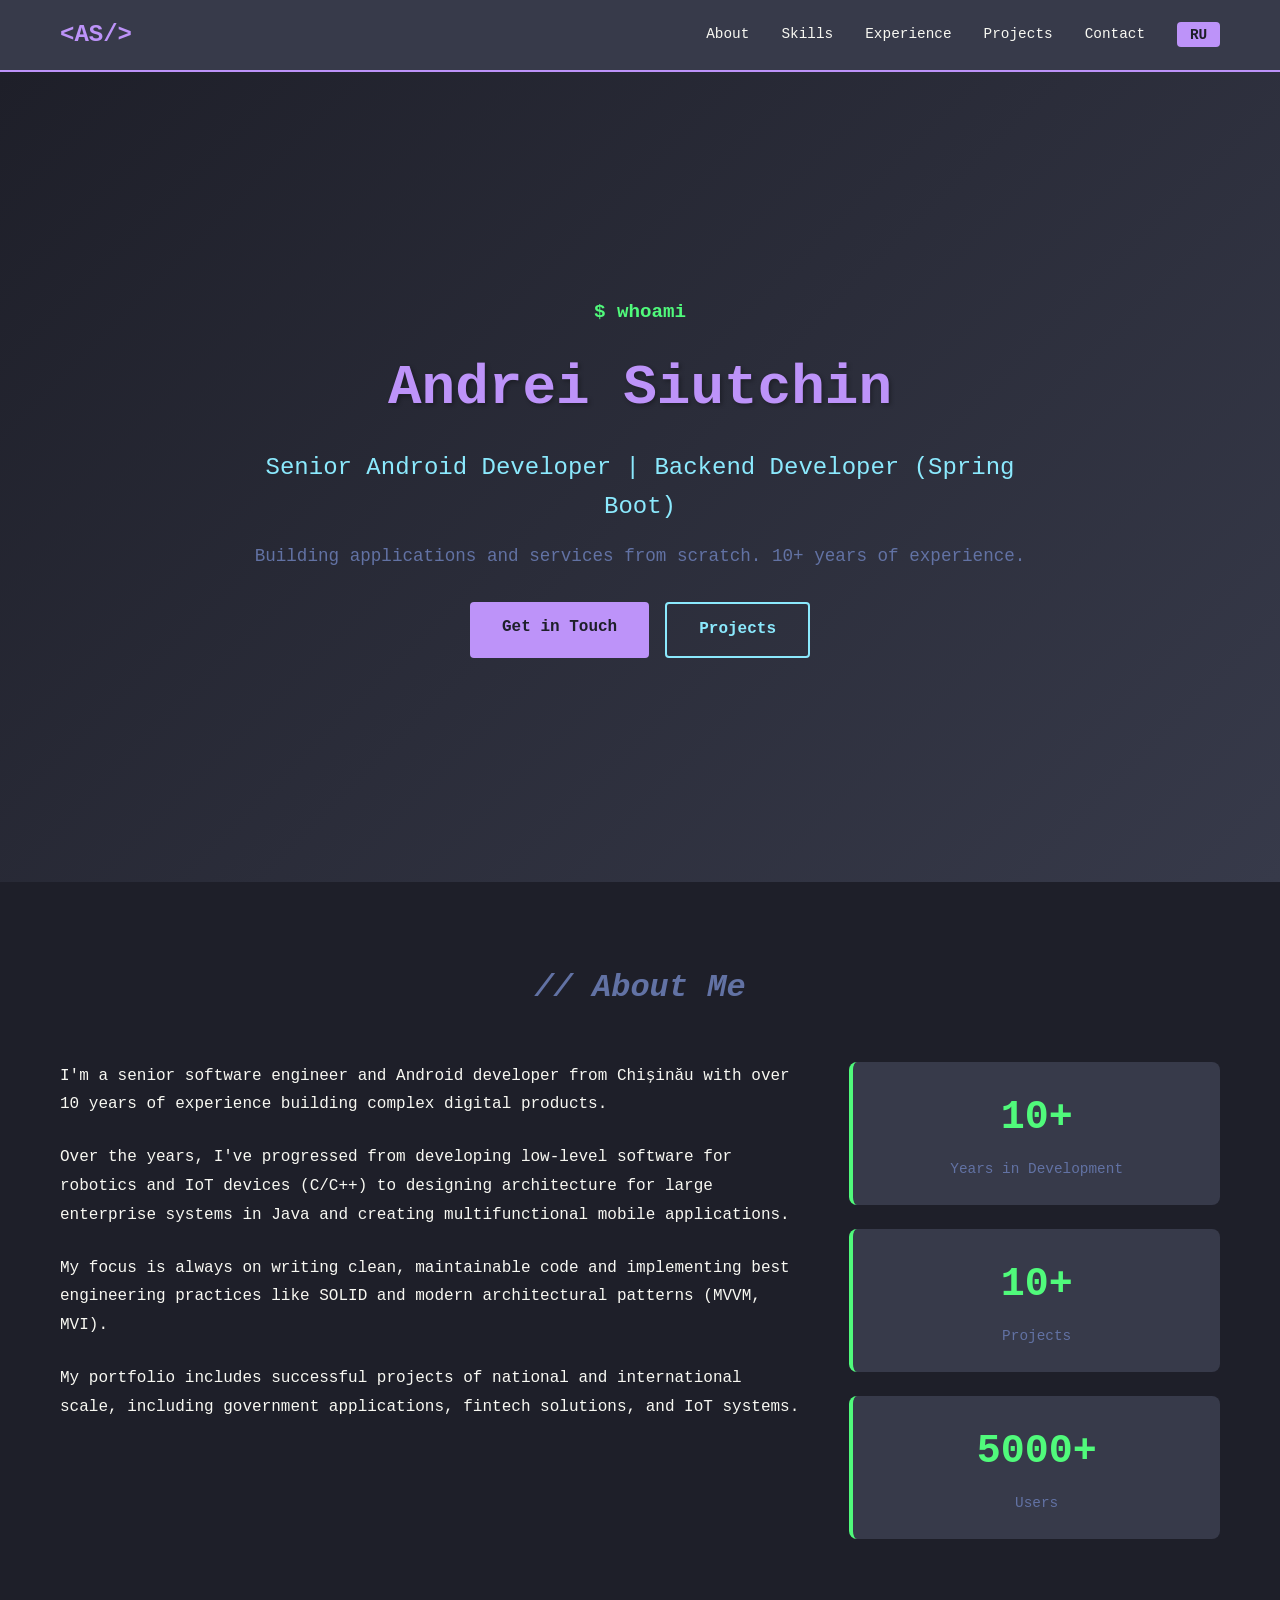
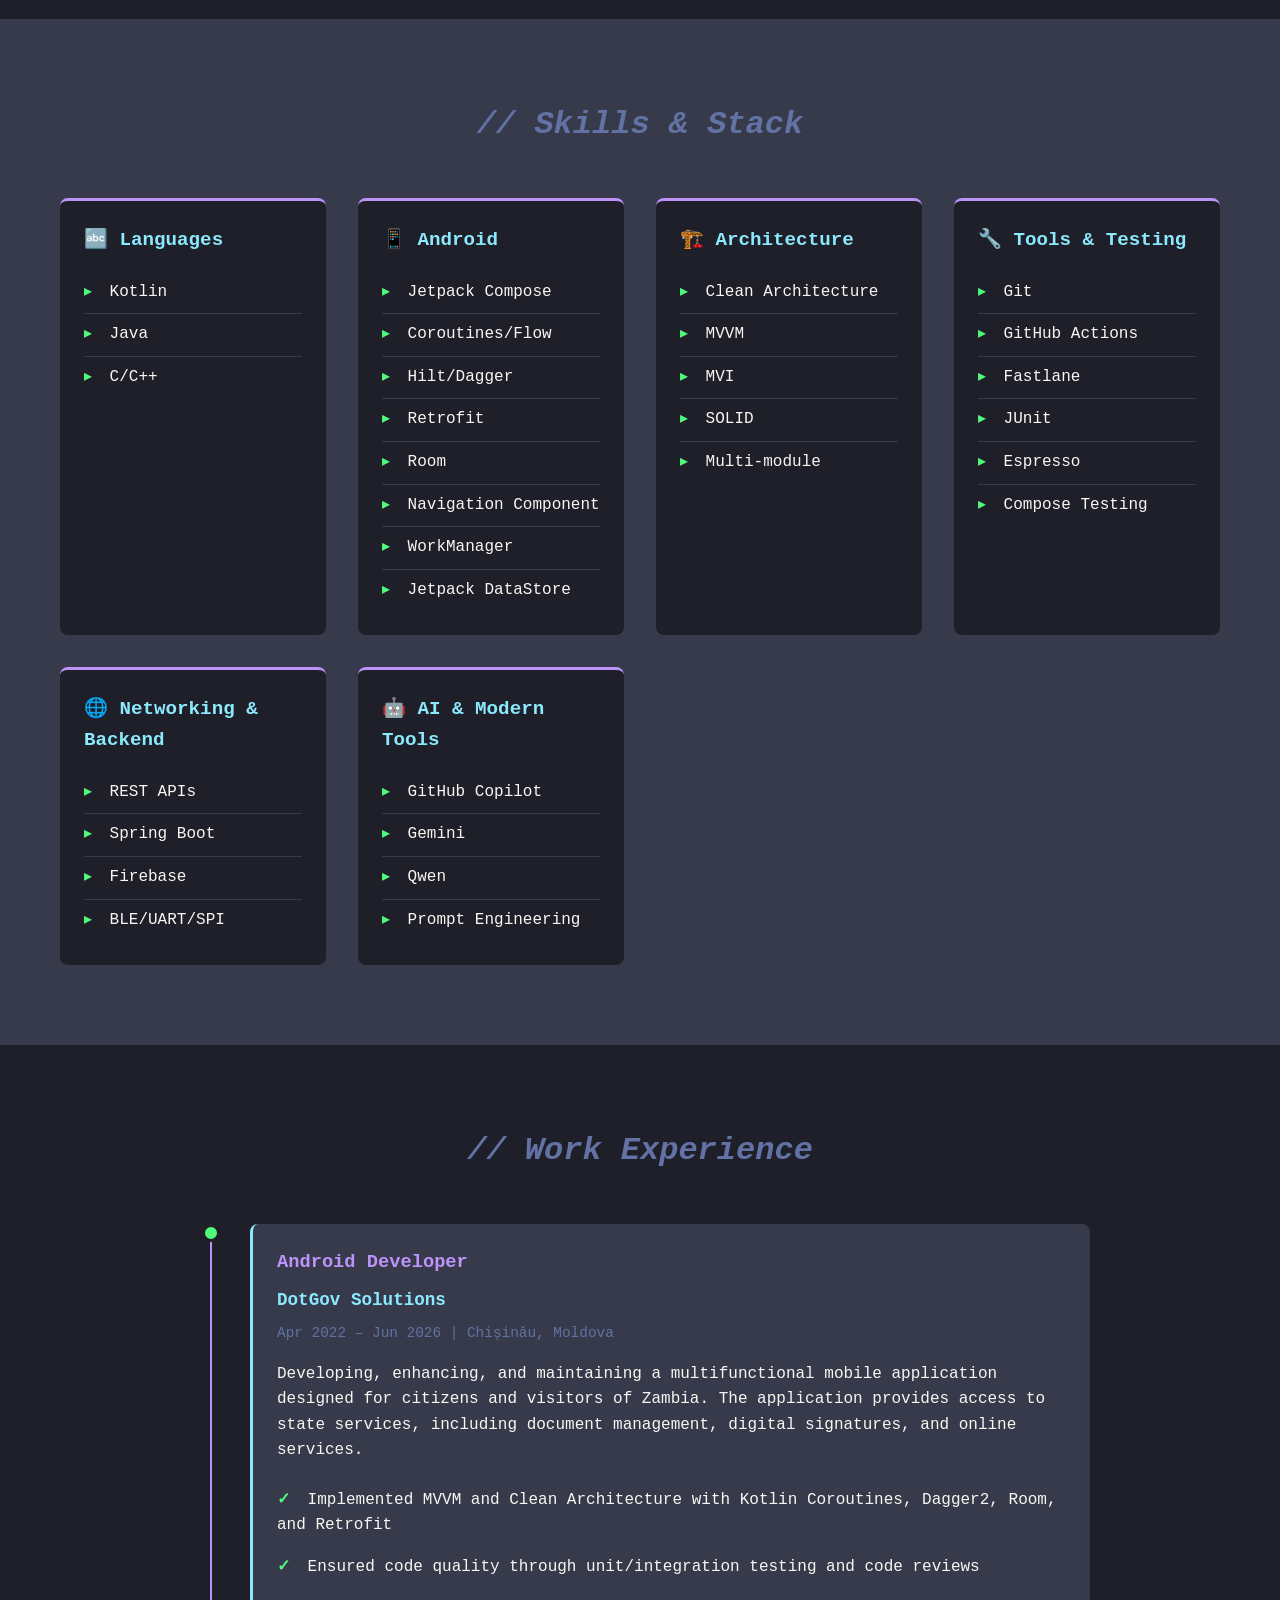
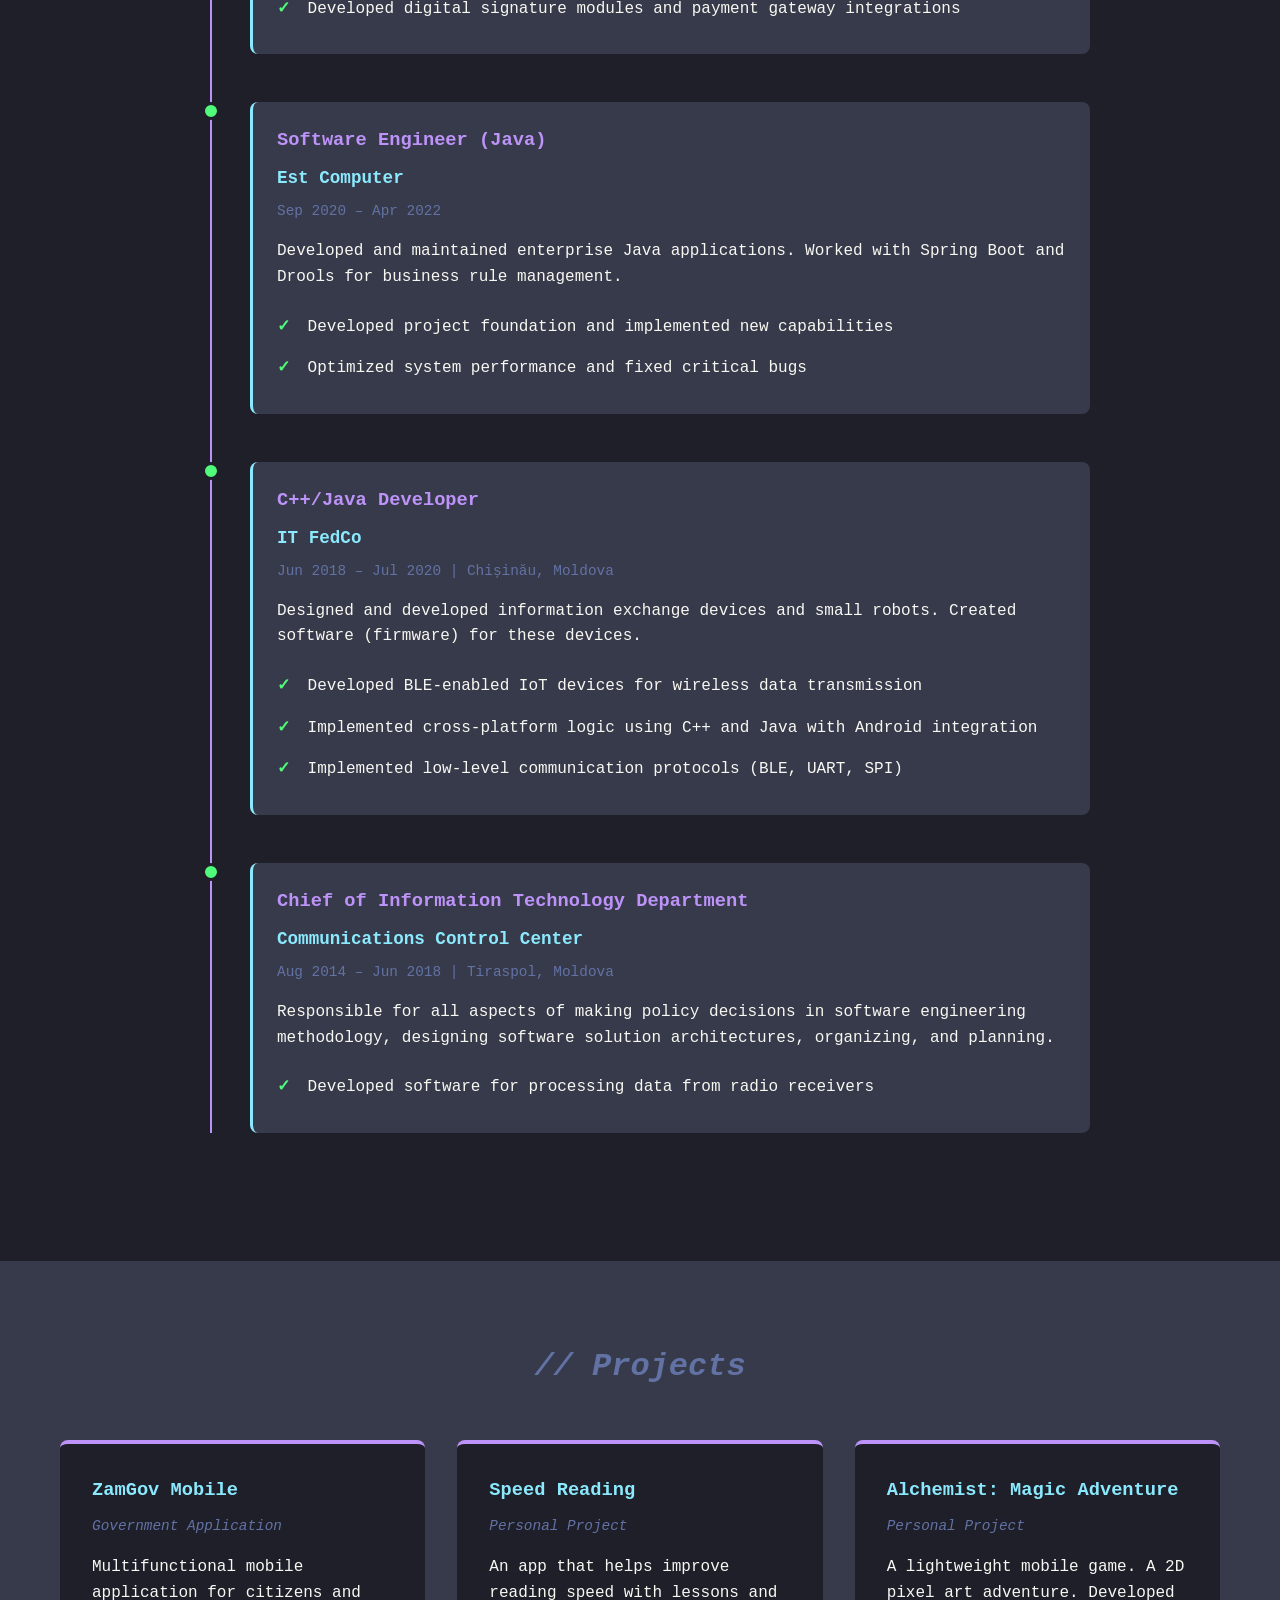
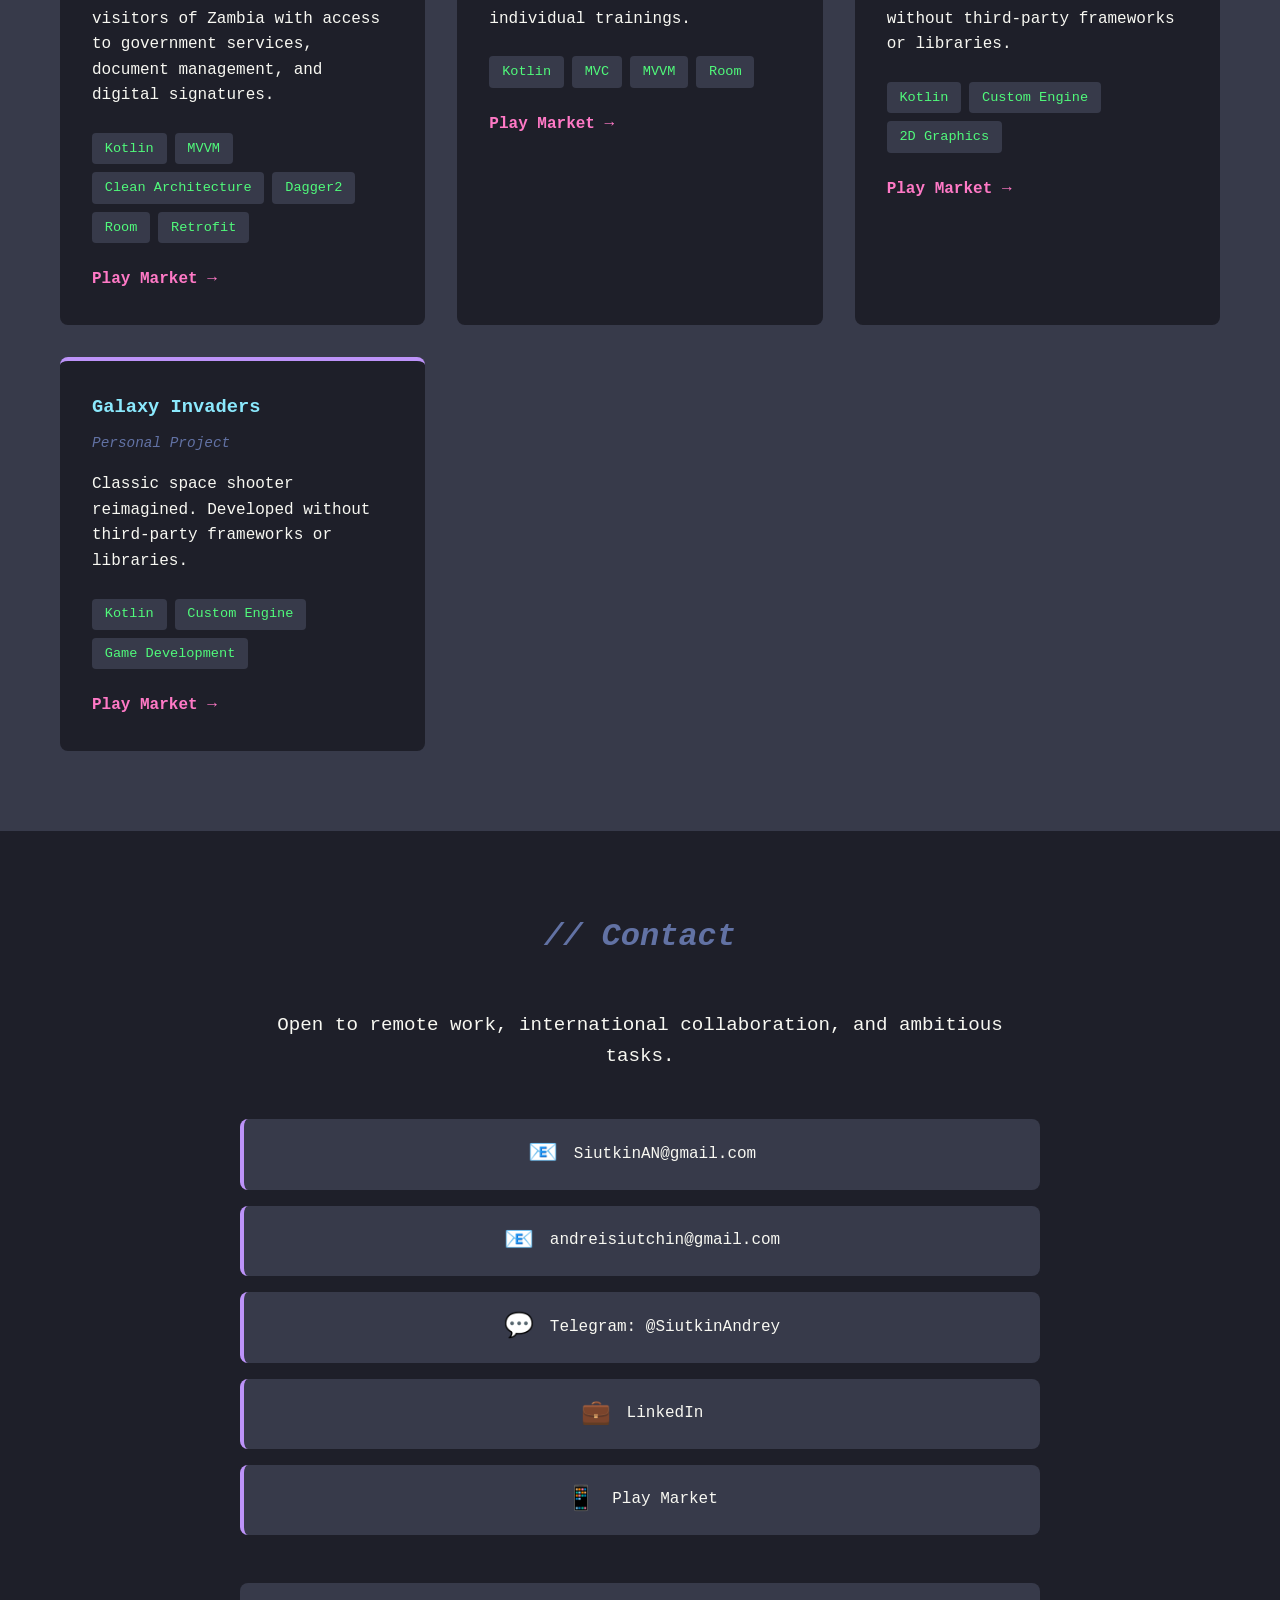
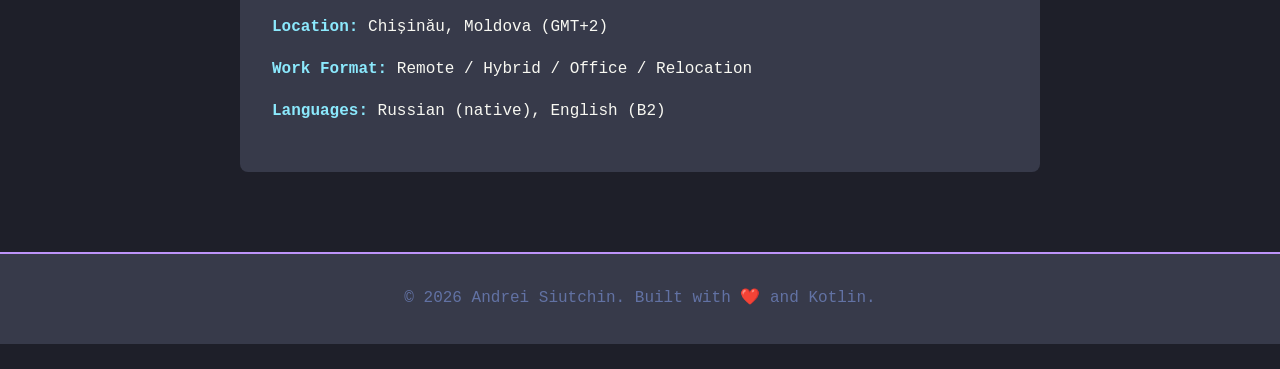
<file: index.html>
<!DOCTYPE html>
<html lang="en">
<head>
    <meta charset="UTF-8">
    <meta name="viewport" content="width=device-width, initial-scale=1.0">
    <meta name="description" content="Andrei Siutchin - Senior Android Developer with 10+ years of experience. Kotlin, Java, Clean Architecture, IoT.">
    <title>Andrei Siutchin - Senior Android Developer</title>
    <link rel="stylesheet" href="style.css">
</head>
<body>
    <header>
        <nav>
            <div class="logo">&lt;AS/&gt;</div>
            <ul class="nav-links">
                <li><a href="#about">About</a></li>
                <li><a href="#skills">Skills</a></li>
                <li><a href="#experience">Experience</a></li>
                <li><a href="#projects">Projects</a></li>
                <li><a href="#contact">Contact</a></li>
                <li><a href="ru/index.html" class="lang-switch">RU</a></li>
            </ul>
        </nav>
    </header>

    <section id="hero" class="hero">
        <div class="hero-content">
            <h1 class="terminal-prompt">$ whoami</h1>
            <h2>Andrei Siutchin</h2>
            <p class="tagline">Senior Android Developer | Backend Developer (Spring Boot)</p>
            <p class="subtitle">Building applications and services from scratch. 10+ years of experience.</p>
            <div class="cta-buttons">
                <a href="#contact" class="btn btn-primary">Get in Touch</a>
                <a href="#projects" class="btn btn-secondary">Projects</a>
            </div>
        </div>
    </section>

    <section id="about" class="about">
        <div class="container">
            <h2 class="section-title"><span class="comment">// About Me</span></h2>
            <div class="about-content">
                <div class="about-text">
                    <p>I'm a senior software engineer and Android developer from Chișinău with over 10 years of experience building complex digital products.</p>
                    <p>Over the years, I've progressed from developing low-level software for robotics and IoT devices (C/C++) to designing architecture for large enterprise systems in Java and creating multifunctional mobile applications.</p>
                    <p>My focus is always on writing clean, maintainable code and implementing best engineering practices like SOLID and modern architectural patterns (MVVM, MVI).</p>
                    <p>My portfolio includes successful projects of national and international scale, including government applications, fintech solutions, and IoT systems.</p>
                </div>
                <div class="about-stats">
                    <div class="stat-card">
                        <div class="stat-number">10+</div>
                        <div class="stat-label">Years in Development</div>
                    </div>
                    <div class="stat-card">
                        <div class="stat-number">10+</div>
                        <div class="stat-label">Projects</div>
                    </div>
                    <div class="stat-card">
                        <div class="stat-number">5000+</div>
                        <div class="stat-label">Users</div>
                    </div>
                </div>
            </div>
        </div>
    </section>

    <section id="skills" class="skills">
        <div class="container">
            <h2 class="section-title"><span class="comment">// Skills & Stack</span></h2>
            <div class="skills-grid">
                <div class="skill-category">
                    <h3>🔤 Languages</h3>
                    <ul>
                        <li>Kotlin</li>
                        <li>Java</li>
                        <li>C/C++</li>
                    </ul>
                </div>
                <div class="skill-category">
                    <h3>📱 Android</h3>
                    <ul>
                        <li>Jetpack Compose</li>
                        <li>Coroutines/Flow</li>
                        <li>Hilt/Dagger</li>
                        <li>Retrofit</li>
                        <li>Room</li>
                        <li>Navigation Component</li>
                        <li>WorkManager</li>
                        <li>Jetpack DataStore</li>
                    </ul>
                </div>
                <div class="skill-category">
                    <h3>🏗️ Architecture</h3>
                    <ul>
                        <li>Clean Architecture</li>
                        <li>MVVM</li>
                        <li>MVI</li>
                        <li>SOLID</li>
                        <li>Multi-module</li>
                    </ul>
                </div>
                <div class="skill-category">
                    <h3>🔧 Tools & Testing</h3>
                    <ul>
                        <li>Git</li>
                        <li>GitHub Actions</li>
                        <li>Fastlane</li>
                        <li>JUnit</li>
                        <li>Espresso</li>
                        <li>Compose Testing</li>
                    </ul>
                </div>
                <div class="skill-category">
                    <h3>🌐 Networking & Backend</h3>
                    <ul>
                        <li>REST APIs</li>
                        <li>Spring Boot</li>
                        <li>Firebase</li>
                        <li>BLE/UART/SPI</li>
                    </ul>
                </div>
                <div class="skill-category">
                    <h3>🤖 AI & Modern Tools</h3>
                    <ul>
                        <li>GitHub Copilot</li>
                        <li>Gemini</li>
                        <li>Qwen</li>
                        <li>Prompt Engineering</li>
                    </ul>
                </div>
            </div>
        </div>
    </section>

    <section id="experience" class="experience">
        <div class="container">
            <h2 class="section-title"><span class="comment">// Work Experience</span></h2>
            <div class="timeline">
                <div class="timeline-item">
                    <div class="timeline-marker"></div>
                    <div class="timeline-content">
                        <h3>Android Developer</h3>
                        <h4>DotGov Solutions</h4>
                        <span class="date">Apr 2022 – Jun 2026 | Chișinău, Moldova</span>
                        <p>Developing, enhancing, and maintaining a multifunctional mobile application designed for citizens and visitors of Zambia. The application provides access to state services, including document management, digital signatures, and online services.</p>
                        <ul class="achievements">
                            <li>Implemented MVVM and Clean Architecture with Kotlin Coroutines, Dagger2, Room, and Retrofit</li>
                            <li>Ensured code quality through unit/integration testing and code reviews</li>
                            <li>Developed digital signature modules and payment gateway integrations</li>
                        </ul>
                    </div>
                </div>

                <div class="timeline-item">
                    <div class="timeline-marker"></div>
                    <div class="timeline-content">
                        <h3>Software Engineer (Java)</h3>
                        <h4>Est Computer</h4>
                        <span class="date">Sep 2020 – Apr 2022</span>
                        <p>Developed and maintained enterprise Java applications. Worked with Spring Boot and Drools for business rule management.</p>
                        <ul class="achievements">
                            <li>Developed project foundation and implemented new capabilities</li>
                            <li>Optimized system performance and fixed critical bugs</li>
                        </ul>
                    </div>
                </div>

                <div class="timeline-item">
                    <div class="timeline-marker"></div>
                    <div class="timeline-content">
                        <h3>C++/Java Developer</h3>
                        <h4>IT FedCo</h4>
                        <span class="date">Jun 2018 – Jul 2020 | Chișinău, Moldova</span>
                        <p>Designed and developed information exchange devices and small robots. Created software (firmware) for these devices.</p>
                        <ul class="achievements">
                            <li>Developed BLE-enabled IoT devices for wireless data transmission</li>
                            <li>Implemented cross-platform logic using C++ and Java with Android integration</li>
                            <li>Implemented low-level communication protocols (BLE, UART, SPI)</li>
                        </ul>
                    </div>
                </div>

                <div class="timeline-item">
                    <div class="timeline-marker"></div>
                    <div class="timeline-content">
                        <h3>Chief of Information Technology Department</h3>
                        <h4>Communications Control Center</h4>
                        <span class="date">Aug 2014 – Jun 2018 | Tiraspol, Moldova</span>
                        <p>Responsible for all aspects of making policy decisions in software engineering methodology, designing software solution architectures, organizing, and planning.</p>
                        <ul class="achievements">
                            <li>Developed software for processing data from radio receivers</li>
                        </ul>
                    </div>
                </div>
            </div>
        </div>
    </section>

    <section id="projects" class="projects">
        <div class="container">
            <h2 class="section-title"><span class="comment">// Projects</span></h2>
            <div class="projects-grid">
                <div class="project-card">
                    <div class="project-header">
                        <h3>ZamGov Mobile</h3>
                        <span class="project-type">Government Application</span>
                    </div>
                    <p class="project-description">Multifunctional mobile application for citizens and visitors of Zambia with access to government services, document management, and digital signatures.</p>
                    <div class="project-tech">
                        <span>Kotlin</span>
                        <span>MVVM</span>
                        <span>Clean Architecture</span>
                        <span>Dagger2</span>
                        <span>Room</span>
                        <span>Retrofit</span>
                    </div>
                    <div class="project-links">
                        <a href="https://play.google.com/store/apps/details?id=net.dotgov.zammobile" target="_blank" class="project-link">Play Market →</a>
                    </div>
                </div>

                <div class="project-card">
                    <div class="project-header">
                        <h3>Speed Reading</h3>
                        <span class="project-type">Personal Project</span>
                    </div>
                    <p class="project-description">An app that helps improve reading speed with lessons and individual trainings.</p>
                    <div class="project-tech">
                        <span>Kotlin</span>
                        <span>MVC</span>
                        <span>MVVM</span>
                        <span>Room</span>
                    </div>
                    <div class="project-links">
                        <a href="https://play.google.com/store/apps/details?id=com.sandevs.speedreading" target="_blank" class="project-link">Play Market →</a>
                    </div>
                </div>

                <div class="project-card">
                    <div class="project-header">
                        <h3>Alchemist: Magic Adventure</h3>
                        <span class="project-type">Personal Project</span>
                    </div>
                    <p class="project-description">A lightweight mobile game. A 2D pixel art adventure. Developed without third-party frameworks or libraries.</p>
                    <div class="project-tech">
                        <span>Kotlin</span>
                        <span>Custom Engine</span>
                        <span>2D Graphics</span>
                    </div>
                    <div class="project-links">
                        <a href="https://play.google.com/store/apps/details?id=com.sandevs.alchemist" target="_blank" class="project-link">Play Market →</a>
                    </div>
                </div>

                <div class="project-card">
                    <div class="project-header">
                        <h3>Galaxy Invaders</h3>
                        <span class="project-type">Personal Project</span>
                    </div>
                    <p class="project-description">Classic space shooter reimagined. Developed without third-party frameworks or libraries.</p>
                    <div class="project-tech">
                        <span>Kotlin</span>
                        <span>Custom Engine</span>
                        <span>Game Development</span>
                    </div>
                    <div class="project-links">
                        <a href="https://play.google.com/store/apps/details?id=com.sandevs.galaxyinvaders" target="_blank" class="project-link">Play Market →</a>
                    </div>
                </div>
            </div>
        </div>
    </section>

    <section id="contact" class="contact">
        <div class="container">
            <h2 class="section-title"><span class="comment">// Contact</span></h2>
            <div class="contact-content">
                <p class="contact-intro">Open to remote work, international collaboration, and ambitious tasks.</p>
                <div class="contact-links">
                    <a href="mailto:SiutkinAN@gmail.com" class="contact-link">
                        <span class="contact-icon">📧</span>
                        <span>SiutkinAN@gmail.com</span>
                    </a>
                    <a href="mailto:andreisiutchin@gmail.com" class="contact-link">
                        <span class="contact-icon">📧</span>
                        <span>andreisiutchin@gmail.com</span>
                    </a>
                    <a href="https://t.me/SiutkinAndrey" target="_blank" class="contact-link">
                        <span class="contact-icon">💬</span>
                        <span>Telegram: @SiutkinAndrey</span>
                    </a>
                    <a href="https://linkedin.com/in/andrey-siutkin-developer" target="_blank" class="contact-link">
                        <span class="contact-icon">💼</span>
                        <span>LinkedIn</span>
                    </a>
                    <a href="https://play.google.com/store/apps/developer?id=sandev83" target="_blank" class="contact-link">
                        <span class="contact-icon">📱</span>
                        <span>Play Market</span>
                    </a>
                </div>
                <div class="contact-info">
                    <p><strong>Location:</strong> Chișinău, Moldova (GMT+2)</p>
                    <p><strong>Work Format:</strong> Remote / Hybrid / Office / Relocation</p>
                    <p><strong>Languages:</strong> Russian (native), English (B2)</p>
                </div>
            </div>
        </div>
    </section>

    <footer>
        <div class="container">
            <p>&copy; 2026 Andrei Siutchin. Built with ❤️ and Kotlin.</p>
        </div>
    </footer>

    <script src="script.js"></script>
</body>
</html>
</file>
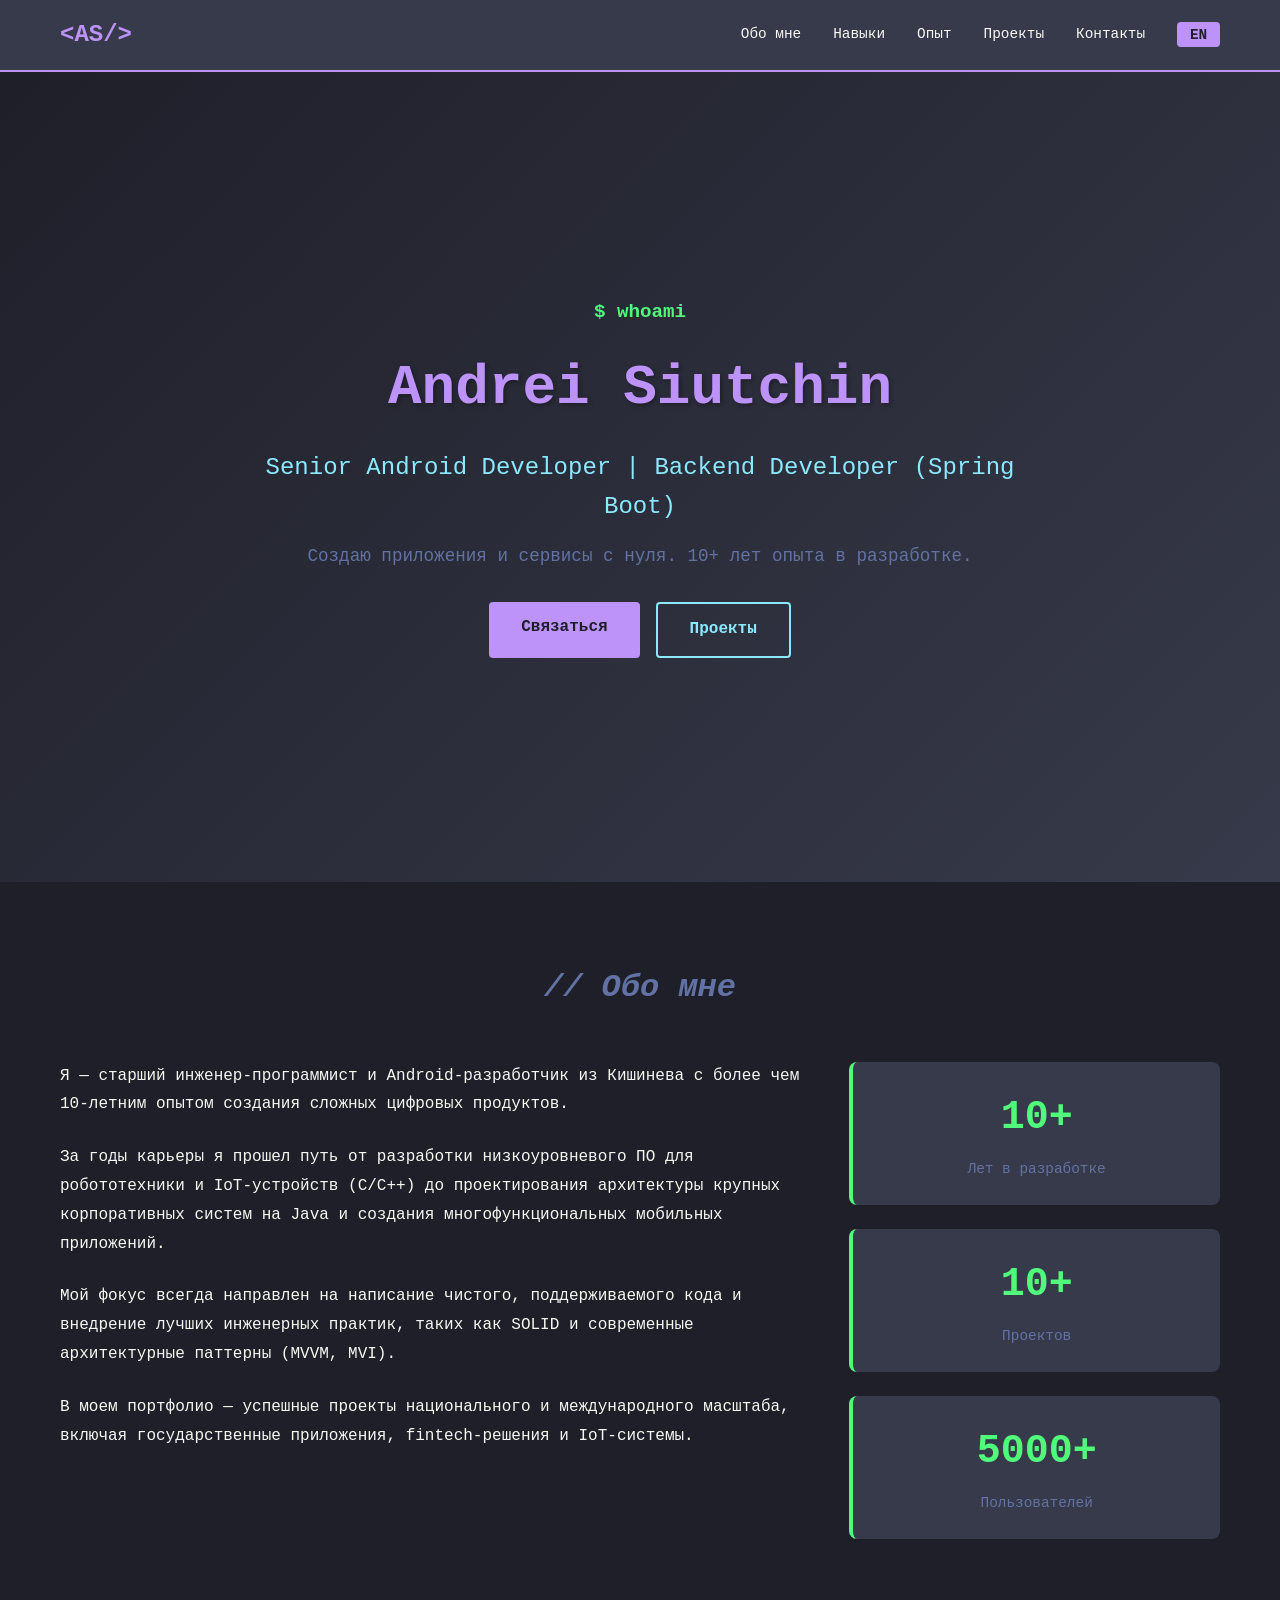
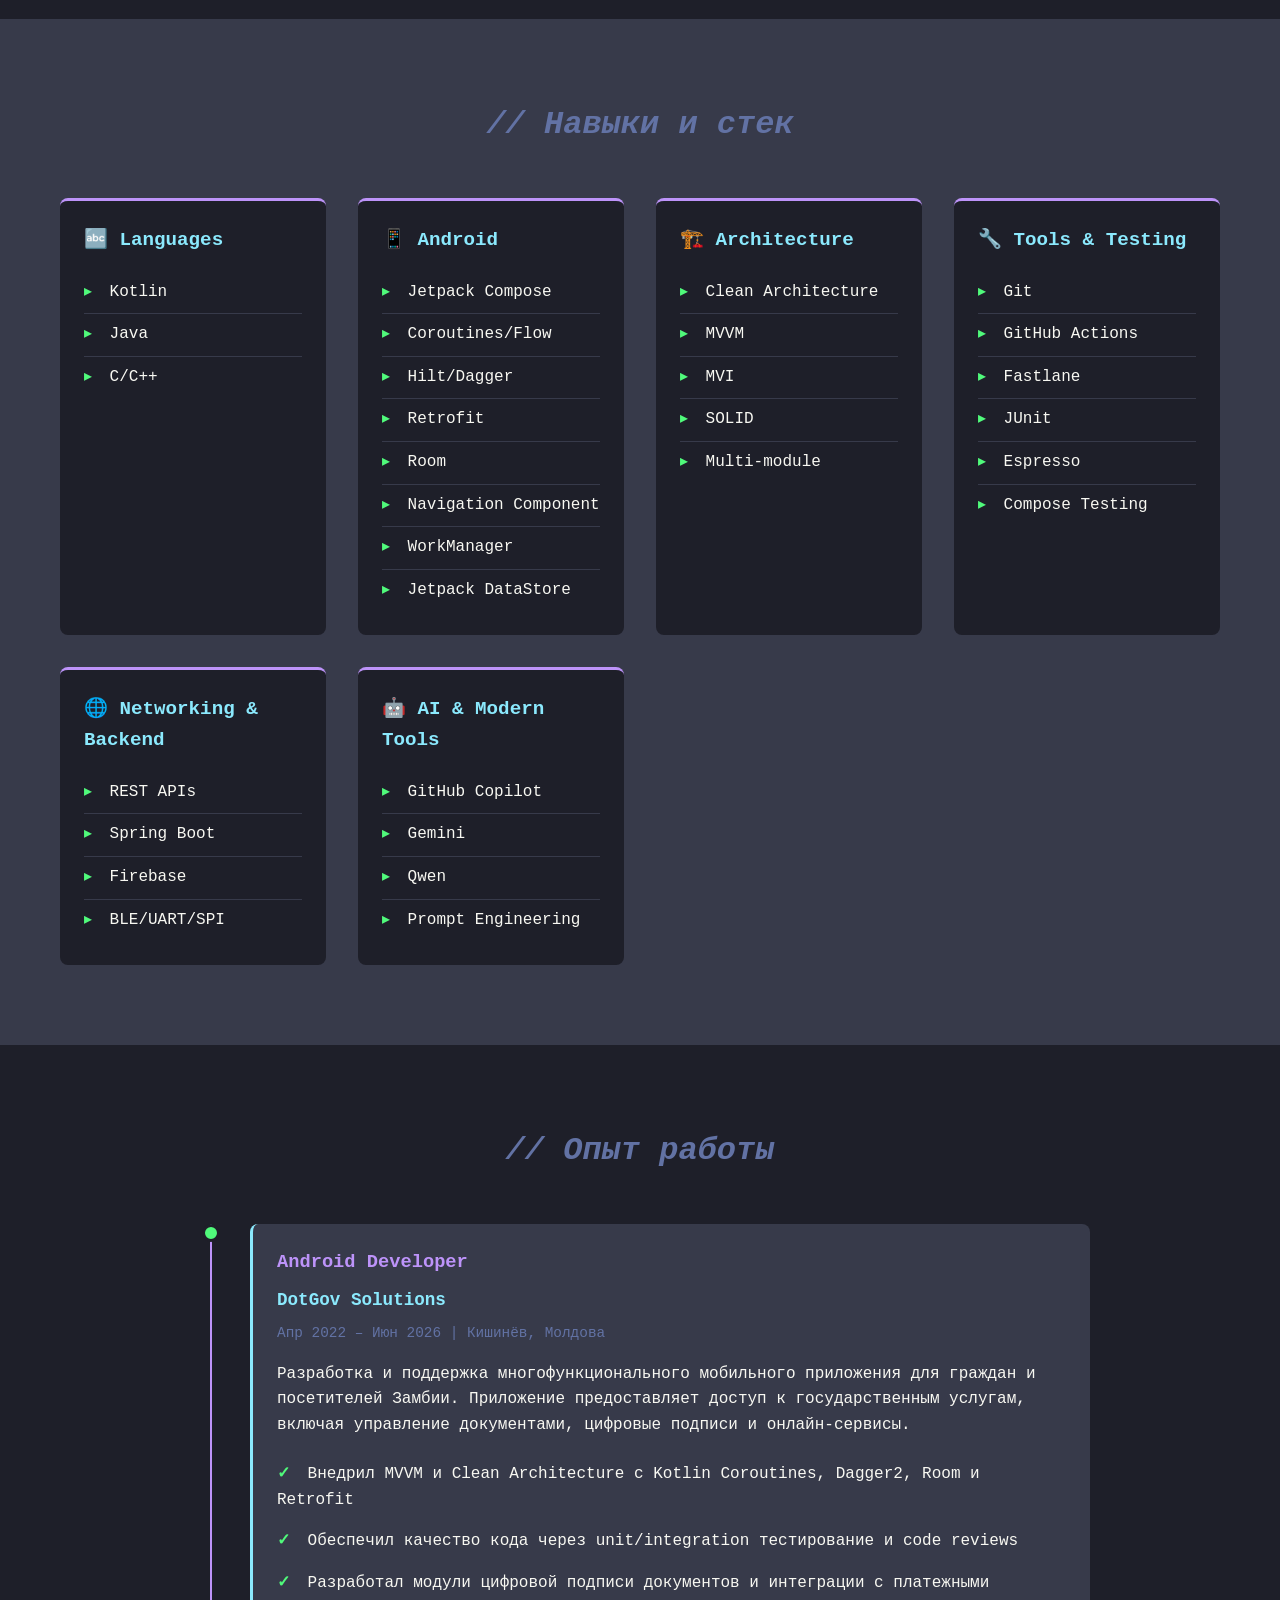
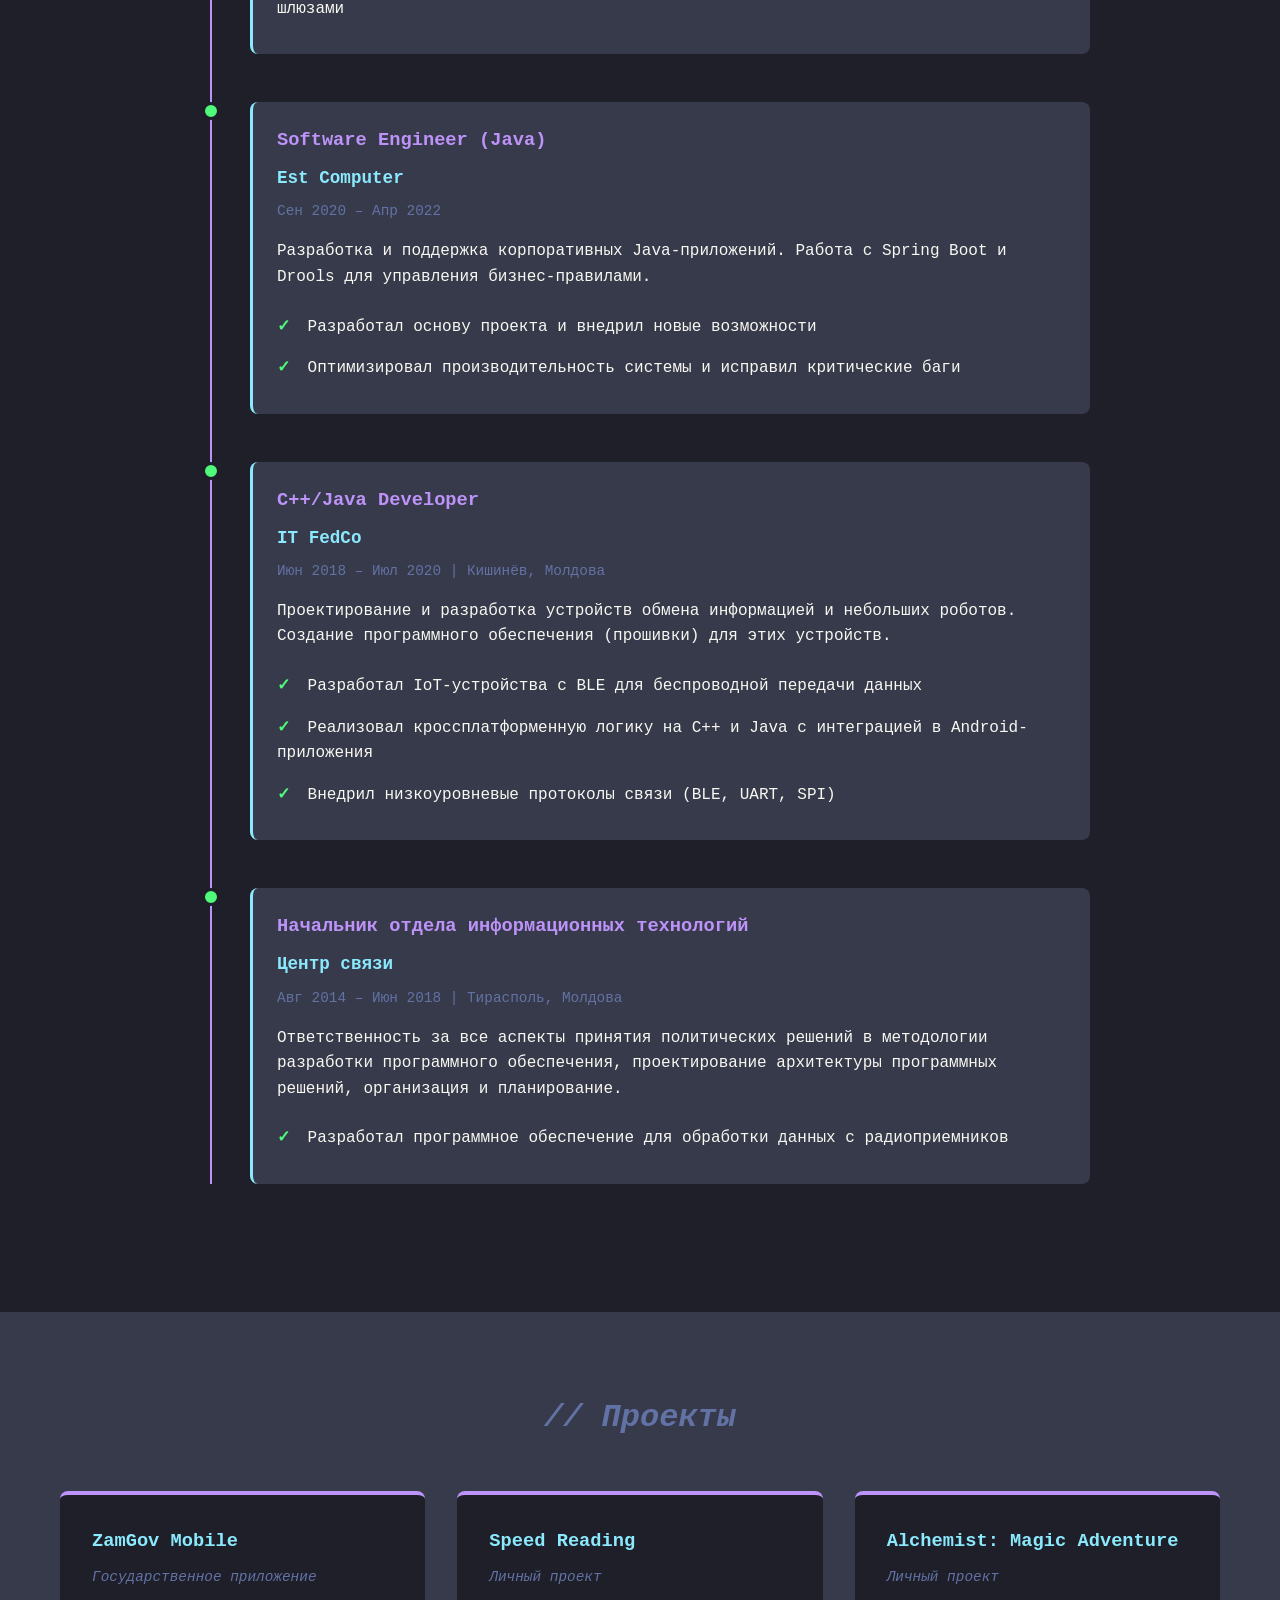
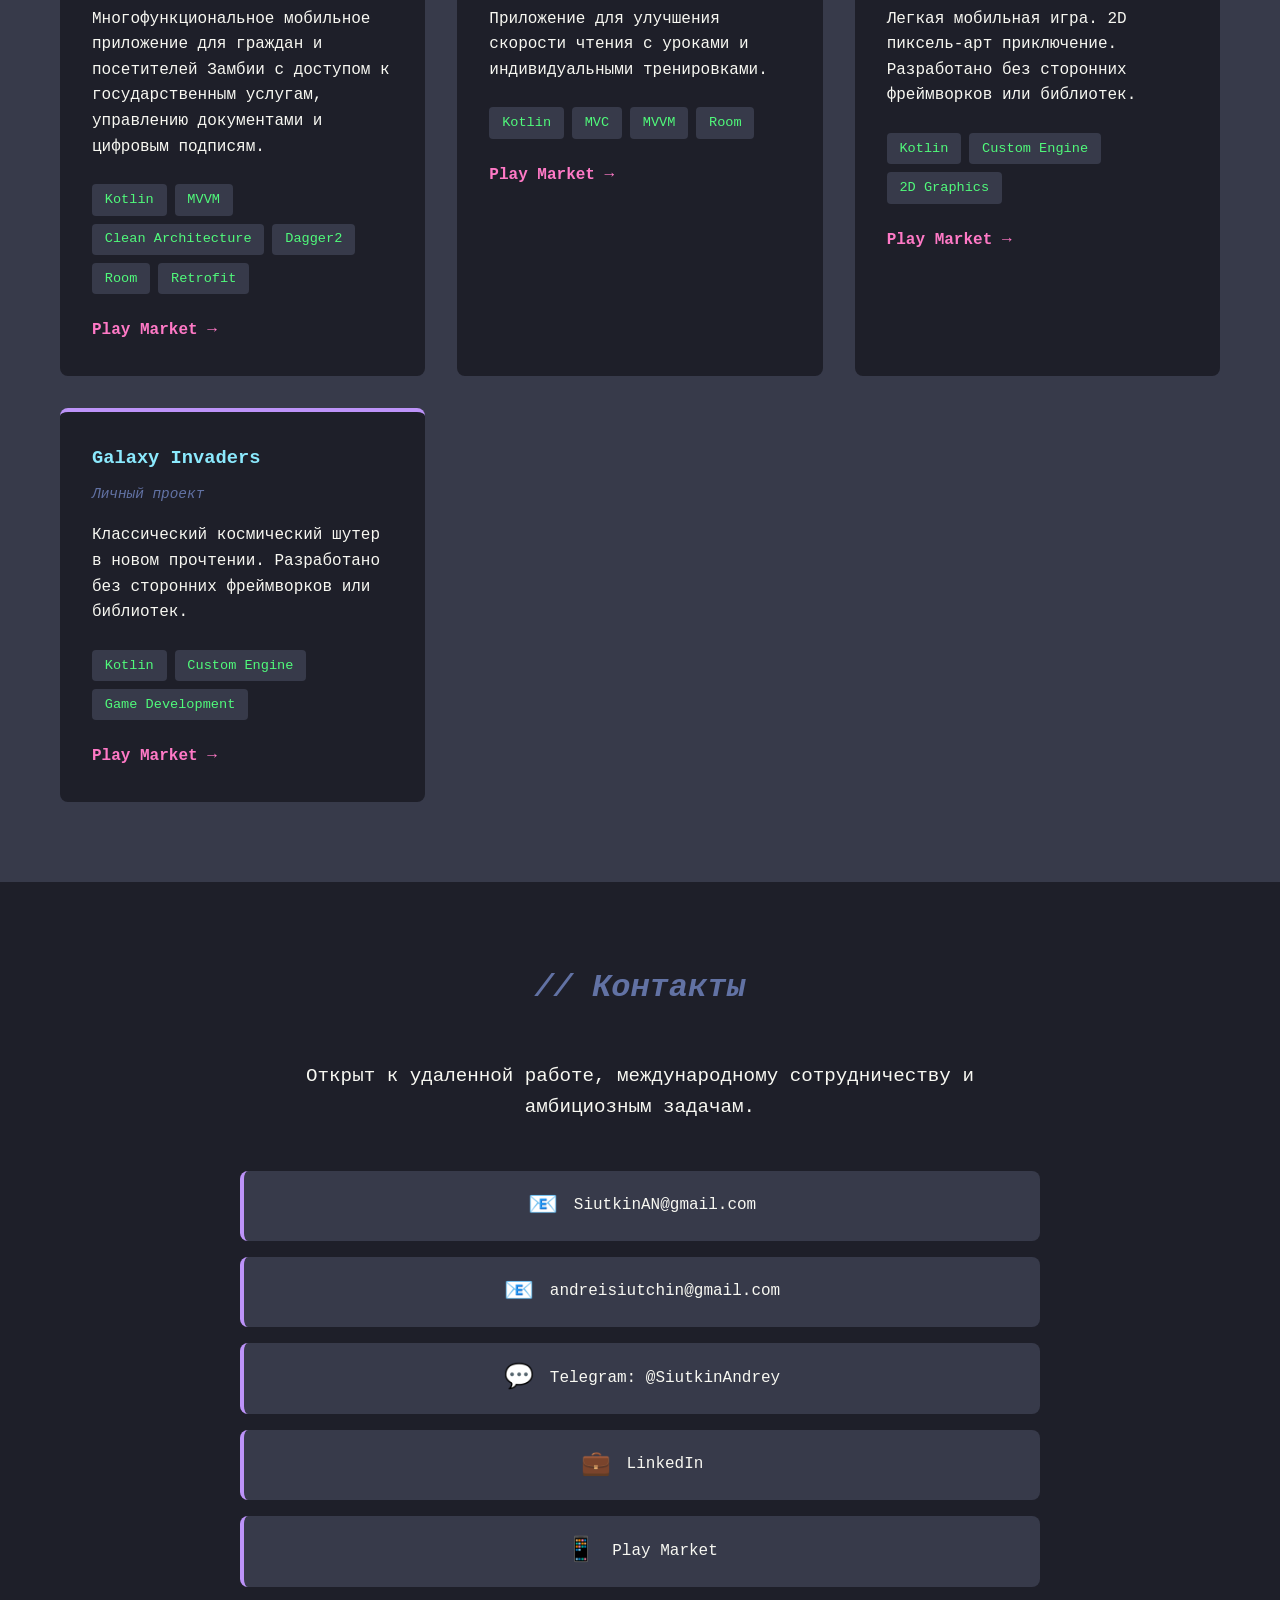
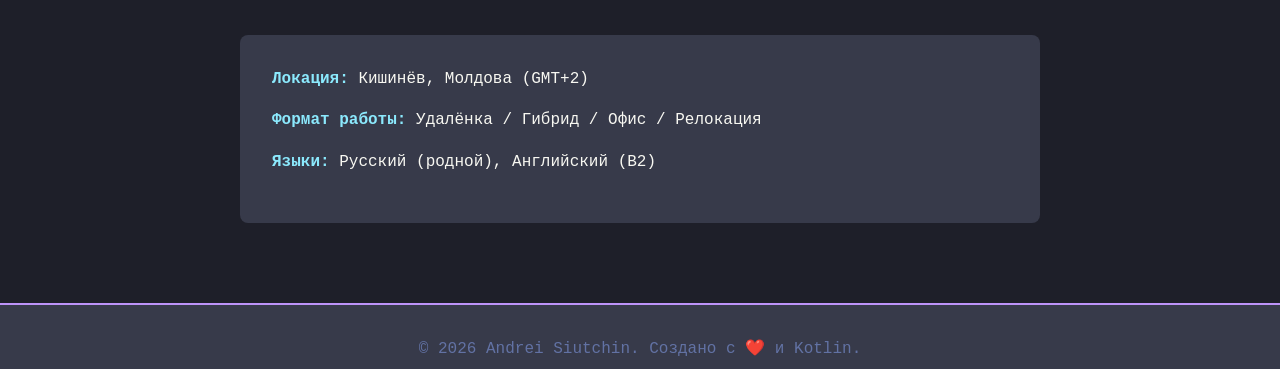
<file: ru/index.html>
<!DOCTYPE html>
<html lang="ru">
<head>
    <meta charset="UTF-8">
    <meta name="viewport" content="width=device-width, initial-scale=1.0">
    <meta name="description" content="Andrei Siutchin - Senior Android Developer с 10+ летним опытом. Kotlin, Java, Clean Architecture, IoT.">
    <title>Andrei Siutchin - Senior Android Developer</title>
    <link rel="stylesheet" href="../style.css">
</head>
<body>
    <header>
        <nav>
            <div class="logo">&lt;AS/&gt;</div>
            <ul class="nav-links">
                <li><a href="#about">Обо мне</a></li>
                <li><a href="#skills">Навыки</a></li>
                <li><a href="#experience">Опыт</a></li>
                <li><a href="#projects">Проекты</a></li>
                <li><a href="#contact">Контакты</a></li>
                <li><a href="../index.html" class="lang-switch">EN</a></li>
            </ul>
        </nav>
    </header>

    <section id="hero" class="hero">
        <div class="hero-content">
            <h1 class="terminal-prompt">$ whoami</h1>
            <h2>Andrei Siutchin</h2>
            <p class="tagline">Senior Android Developer | Backend Developer (Spring Boot)</p>
            <p class="subtitle">Создаю приложения и сервисы с нуля. 10+ лет опыта в разработке.</p>
            <div class="cta-buttons">
                <a href="#contact" class="btn btn-primary">Связаться</a>
                <a href="#projects" class="btn btn-secondary">Проекты</a>
            </div>
        </div>
    </section>

    <section id="about" class="about">
        <div class="container">
            <h2 class="section-title"><span class="comment">// Обо мне</span></h2>
            <div class="about-content">
                <div class="about-text">
                    <p>Я — старший инженер-программист и Android-разработчик из Кишинева с более чем 10-летним опытом создания сложных цифровых продуктов.</p>
                    <p>За годы карьеры я прошел путь от разработки низкоуровневого ПО для робототехники и IoT-устройств (C/C++) до проектирования архитектуры крупных корпоративных систем на Java и создания многофункциональных мобильных приложений.</p>
                    <p>Мой фокус всегда направлен на написание чистого, поддерживаемого кода и внедрение лучших инженерных практик, таких как SOLID и современные архитектурные паттерны (MVVM, MVI).</p>
                    <p>В моем портфолио — успешные проекты национального и международного масштаба, включая государственные приложения, fintech-решения и IoT-системы.</p>
                </div>
                <div class="about-stats">
                    <div class="stat-card">
                        <div class="stat-number">10+</div>
                        <div class="stat-label">Лет в разработке</div>
                    </div>
                    <div class="stat-card">
                        <div class="stat-number">10+</div>
                        <div class="stat-label">Проектов</div>
                    </div>
                    <div class="stat-card">
                        <div class="stat-number">5000+</div>
                        <div class="stat-label">Пользователей</div>
                    </div>
                </div>
            </div>
        </div>
    </section>

    <section id="skills" class="skills">
        <div class="container">
            <h2 class="section-title"><span class="comment">// Навыки и стек</span></h2>
            <div class="skills-grid">
                <div class="skill-category">
                    <h3>🔤 Languages</h3>
                    <ul>
                        <li>Kotlin</li>
                        <li>Java</li>
                        <li>C/C++</li>
                    </ul>
                </div>
                <div class="skill-category">
                    <h3>📱 Android</h3>
                    <ul>
                        <li>Jetpack Compose</li>
                        <li>Coroutines/Flow</li>
                        <li>Hilt/Dagger</li>
                        <li>Retrofit</li>
                        <li>Room</li>
                        <li>Navigation Component</li>
                        <li>WorkManager</li>
                        <li>Jetpack DataStore</li>
                    </ul>
                </div>
                <div class="skill-category">
                    <h3>🏗️ Architecture</h3>
                    <ul>
                        <li>Clean Architecture</li>
                        <li>MVVM</li>
                        <li>MVI</li>
                        <li>SOLID</li>
                        <li>Multi-module</li>
                    </ul>
                </div>
                <div class="skill-category">
                    <h3>🔧 Tools & Testing</h3>
                    <ul>
                        <li>Git</li>
                        <li>GitHub Actions</li>
                        <li>Fastlane</li>
                        <li>JUnit</li>
                        <li>Espresso</li>
                        <li>Compose Testing</li>
                    </ul>
                </div>
                <div class="skill-category">
                    <h3>🌐 Networking & Backend</h3>
                    <ul>
                        <li>REST APIs</li>
                        <li>Spring Boot</li>
                        <li>Firebase</li>
                        <li>BLE/UART/SPI</li>
                    </ul>
                </div>
                <div class="skill-category">
                    <h3>🤖 AI & Modern Tools</h3>
                    <ul>
                        <li>GitHub Copilot</li>
                        <li>Gemini</li>
                        <li>Qwen</li>
                        <li>Prompt Engineering</li>
                    </ul>
                </div>
            </div>
        </div>
    </section>

    <section id="experience" class="experience">
        <div class="container">
            <h2 class="section-title"><span class="comment">// Опыт работы</span></h2>
            <div class="timeline">
                <div class="timeline-item">
                    <div class="timeline-marker"></div>
                    <div class="timeline-content">
                        <h3>Android Developer</h3>
                        <h4>DotGov Solutions</h4>
                        <span class="date">Апр 2022 – Июн 2026 | Кишинёв, Молдова</span>
                        <p>Разработка и поддержка многофункционального мобильного приложения для граждан и посетителей Замбии. Приложение предоставляет доступ к государственным услугам, включая управление документами, цифровые подписи и онлайн-сервисы.</p>
                        <ul class="achievements">
                            <li>Внедрил MVVM и Clean Architecture с Kotlin Coroutines, Dagger2, Room и Retrofit</li>
                            <li>Обеспечил качество кода через unit/integration тестирование и code reviews</li>
                            <li>Разработал модули цифровой подписи документов и интеграции с платежными шлюзами</li>
                        </ul>
                    </div>
                </div>

                <div class="timeline-item">
                    <div class="timeline-marker"></div>
                    <div class="timeline-content">
                        <h3>Software Engineer (Java)</h3>
                        <h4>Est Computer</h4>
                        <span class="date">Сен 2020 – Апр 2022</span>
                        <p>Разработка и поддержка корпоративных Java-приложений. Работа с Spring Boot и Drools для управления бизнес-правилами.</p>
                        <ul class="achievements">
                            <li>Разработал основу проекта и внедрил новые возможности</li>
                            <li>Оптимизировал производительность системы и исправил критические баги</li>
                        </ul>
                    </div>
                </div>

                <div class="timeline-item">
                    <div class="timeline-marker"></div>
                    <div class="timeline-content">
                        <h3>C++/Java Developer</h3>
                        <h4>IT FedCo</h4>
                        <span class="date">Июн 2018 – Июл 2020 | Кишинёв, Молдова</span>
                        <p>Проектирование и разработка устройств обмена информацией и небольших роботов. Создание программного обеспечения (прошивки) для этих устройств.</p>
                        <ul class="achievements">
                            <li>Разработал IoT-устройства с BLE для беспроводной передачи данных</li>
                            <li>Реализовал кроссплатформенную логику на C++ и Java с интеграцией в Android-приложения</li>
                            <li>Внедрил низкоуровневые протоколы связи (BLE, UART, SPI)</li>
                        </ul>
                    </div>
                </div>

                <div class="timeline-item">
                    <div class="timeline-marker"></div>
                    <div class="timeline-content">
                        <h3>Начальник отдела информационных технологий</h3>
                        <h4>Центр связи</h4>
                        <span class="date">Авг 2014 – Июн 2018 | Тирасполь, Молдова</span>
                        <p>Ответственность за все аспекты принятия политических решений в методологии разработки программного обеспечения, проектирование архитектуры программных решений, организация и планирование.</p>
                        <ul class="achievements">
                            <li>Разработал программное обеспечение для обработки данных с радиоприемников</li>
                        </ul>
                    </div>
                </div>
            </div>
        </div>
    </section>

    <section id="projects" class="projects">
        <div class="container">
            <h2 class="section-title"><span class="comment">// Проекты</span></h2>
            <div class="projects-grid">
                <div class="project-card">
                    <div class="project-header">
                        <h3>ZamGov Mobile</h3>
                        <span class="project-type">Государственное приложение</span>
                    </div>
                    <p class="project-description">Многофункциональное мобильное приложение для граждан и посетителей Замбии с доступом к государственным услугам, управлению документами и цифровым подписям.</p>
                    <div class="project-tech">
                        <span>Kotlin</span>
                        <span>MVVM</span>
                        <span>Clean Architecture</span>
                        <span>Dagger2</span>
                        <span>Room</span>
                        <span>Retrofit</span>
                    </div>
                    <div class="project-links">
                        <a href="https://play.google.com/store/apps/details?id=net.dotgov.zammobile" target="_blank" class="project-link">Play Market →</a>
                    </div>
                </div>

                <div class="project-card">
                    <div class="project-header">
                        <h3>Speed Reading</h3>
                        <span class="project-type">Личный проект</span>
                    </div>
                    <p class="project-description">Приложение для улучшения скорости чтения с уроками и индивидуальными тренировками.</p>
                    <div class="project-tech">
                        <span>Kotlin</span>
                        <span>MVC</span>
                        <span>MVVM</span>
                        <span>Room</span>
                    </div>
                    <div class="project-links">
                        <a href="https://play.google.com/store/apps/details?id=com.sandevs.speedreading" target="_blank" class="project-link">Play Market →</a>
                    </div>
                </div>

                <div class="project-card">
                    <div class="project-header">
                        <h3>Alchemist: Magic Adventure</h3>
                        <span class="project-type">Личный проект</span>
                    </div>
                    <p class="project-description">Легкая мобильная игра. 2D пиксель-арт приключение. Разработано без сторонних фреймворков или библиотек.</p>
                    <div class="project-tech">
                        <span>Kotlin</span>
                        <span>Custom Engine</span>
                        <span>2D Graphics</span>
                    </div>
                    <div class="project-links">
                        <a href="https://play.google.com/store/apps/details?id=com.sandevs.alchemist" target="_blank" class="project-link">Play Market →</a>
                    </div>
                </div>

                <div class="project-card">
                    <div class="project-header">
                        <h3>Galaxy Invaders</h3>
                        <span class="project-type">Личный проект</span>
                    </div>
                    <p class="project-description">Классический космический шутер в новом прочтении. Разработано без сторонних фреймворков или библиотек.</p>
                    <div class="project-tech">
                        <span>Kotlin</span>
                        <span>Custom Engine</span>
                        <span>Game Development</span>
                    </div>
                    <div class="project-links">
                        <a href="https://play.google.com/store/apps/details?id=com.sandevs.galaxyinvaders" target="_blank" class="project-link">Play Market →</a>
                    </div>
                </div>
            </div>
        </div>
    </section>

    <section id="contact" class="contact">
        <div class="container">
            <h2 class="section-title"><span class="comment">// Контакты</span></h2>
            <div class="contact-content">
                <p class="contact-intro">Открыт к удаленной работе, международному сотрудничеству и амбициозным задачам.</p>
                <div class="contact-links">
                    <a href="mailto:SiutkinAN@gmail.com" class="contact-link">
                        <span class="contact-icon">📧</span>
                        <span>SiutkinAN@gmail.com</span>
                    </a>
                    <a href="mailto:andreisiutchin@gmail.com" class="contact-link">
                        <span class="contact-icon">📧</span>
                        <span>andreisiutchin@gmail.com</span>
                    </a>
                    <a href="https://t.me/SiutkinAndrey" target="_blank" class="contact-link">
                        <span class="contact-icon">💬</span>
                        <span>Telegram: @SiutkinAndrey</span>
                    </a>
                    <a href="https://linkedin.com/in/andrey-siutkin-developer" target="_blank" class="contact-link">
                        <span class="contact-icon">💼</span>
                        <span>LinkedIn</span>
                    </a>
                    <a href="https://play.google.com/store/apps/developer?id=sandev83" target="_blank" class="contact-link">
                        <span class="contact-icon">📱</span>
                        <span>Play Market</span>
                    </a>
                </div>
                <div class="contact-info">
                    <p><strong>Локация:</strong> Кишинёв, Молдова (GMT+2)</p>
                    <p><strong>Формат работы:</strong> Удалёнка / Гибрид / Офис / Релокация</p>
                    <p><strong>Языки:</strong> Русский (родной), Английский (B2)</p>
                </div>
            </div>
        </div>
    </section>

    <footer>
        <div class="container">
            <p>&copy; 2026 Andrei Siutchin. Создано с ❤️ и Kotlin.</p>
        </div>
    </footer>

    <script src="../script.js"></script>
</body>
</html>
</file>
<file: style.css>
/* Dracula Theme Color Palette */
:root {
    --bg: #1e1f29;
    --current-line: #373a4a;
    --fg: #f8f8f2;
    --comment: #6272a4;
    --cyan: #8be9fd;
    --green: #50fa7b;
    --orange: #ffb86c;
    --pink: #ff79c6;
    --purple: #bd93f9;
    --red: #ff5555;
    --yellow: #f1fa8c;
}

* {
    margin: 0;
    padding: 0;
    box-sizing: border-box;
}

body {
    font-family: 'JetBrains Mono', 'Fira Code', 'Courier New', monospace;
    background-color: var(--bg);
    color: var(--fg);
    line-height: 1.6;
    overflow-x: hidden;
}

.container {
    max-width: 1200px;
    margin: 0 auto;
    padding: 0 20px;
}

/* Header & Navigation */
header {
    background-color: var(--current-line);
    padding: 1rem 0;
    position: sticky;
    top: 0;
    z-index: 100;
    border-bottom: 2px solid var(--purple);
}

nav {
    max-width: 1200px;
    margin: 0 auto;
    padding: 0 20px;
    display: flex;
    justify-content: space-between;
    align-items: center;
}

.logo {
    font-size: 1.5rem;
    font-weight: bold;
    color: var(--purple);
}

.nav-links {
    display: flex;
    list-style: none;
    gap: 2rem;
    align-items: center;
}

.nav-links a {
    color: var(--fg);
    text-decoration: none;
    transition: color 0.3s;
    font-size: 0.9rem;
}

.nav-links a:hover {
    color: var(--cyan);
}

.lang-switch {
    background-color: var(--purple);
    color: var(--bg) !important;
    padding: 0.3rem 0.8rem;
    border-radius: 4px;
    font-weight: bold;
}

.lang-switch:hover {
    background-color: var(--pink);
    color: var(--bg) !important;
}

/* Hero Section */
.hero {
    min-height: 90vh;
    display: flex;
    align-items: center;
    justify-content: center;
    padding: 2rem;
    background: linear-gradient(135deg, var(--bg) 0%, var(--current-line) 100%);
}

.hero-content {
    text-align: center;
    max-width: 800px;
}

.terminal-prompt {
    color: var(--green);
    font-size: 1.2rem;
    margin-bottom: 1rem;
    text-align: left;
    display: inline-block;
}

.hero h2 {
    font-size: 3.5rem;
    color: var(--purple);
    margin-bottom: 1rem;
    text-shadow: 2px 2px 4px rgba(0, 0, 0, 0.3);
}

.tagline {
    font-size: 1.5rem;
    color: var(--cyan);
    margin-bottom: 1rem;
}

.subtitle {
    font-size: 1.1rem;
    color: var(--comment);
    margin-bottom: 2rem;
}

.cta-buttons {
    display: flex;
    gap: 1rem;
    justify-content: center;
    flex-wrap: wrap;
}

.btn {
    padding: 0.8rem 2rem;
    text-decoration: none;
    border-radius: 4px;
    font-weight: bold;
    transition: all 0.3s;
    font-size: 1rem;
}

.btn-primary {
    background-color: var(--purple);
    color: var(--bg);
}

.btn-primary:hover {
    background-color: var(--pink);
    transform: translateY(-2px);
    box-shadow: 0 4px 12px rgba(189, 147, 249, 0.4);
}

.btn-secondary {
    background-color: transparent;
    color: var(--cyan);
    border: 2px solid var(--cyan);
}

.btn-secondary:hover {
    background-color: var(--cyan);
    color: var(--bg);
    transform: translateY(-2px);
}

/* Section Titles */
.section-title {
    font-size: 2rem;
    margin-bottom: 3rem;
    text-align: center;
}

.comment {
    color: var(--comment);
    font-style: italic;
}

/* About Section */
.about {
    padding: 5rem 0;
    background-color: var(--bg);
}

.about-content {
    display: grid;
    grid-template-columns: 2fr 1fr;
    gap: 3rem;
    align-items: start;
}

.about-text p {
    margin-bottom: 1.5rem;
    color: var(--fg);
    line-height: 1.8;
}

.about-stats {
    display: flex;
    flex-direction: column;
    gap: 1.5rem;
}

.stat-card {
    background-color: var(--current-line);
    padding: 1.5rem;
    border-radius: 8px;
    border-left: 4px solid var(--green);
    text-align: center;
}

.stat-number {
    font-size: 2.5rem;
    font-weight: bold;
    color: var(--green);
    margin-bottom: 0.5rem;
}

.stat-label {
    color: var(--comment);
    font-size: 0.9rem;
}

/* Skills Section */
.skills {
    padding: 5rem 0;
    background-color: var(--current-line);
}

.skills-grid {
    display: grid;
    grid-template-columns: repeat(auto-fit, minmax(250px, 1fr));
    gap: 2rem;
}

.skill-category {
    background-color: var(--bg);
    padding: 1.5rem;
    border-radius: 8px;
    border-top: 3px solid var(--purple);
}

.skill-category h3 {
    color: var(--cyan);
    margin-bottom: 1rem;
    font-size: 1.2rem;
}

.skill-category ul {
    list-style: none;
}

.skill-category li {
    padding: 0.5rem 0;
    color: var(--fg);
    border-bottom: 1px solid var(--current-line);
}

.skill-category li:last-child {
    border-bottom: none;
}

.skill-category li::before {
    content: "▸ ";
    color: var(--green);
    margin-right: 0.5rem;
}

/* Experience Section */
.experience {
    padding: 5rem 0;
    background-color: var(--bg);
}

.timeline {
    position: relative;
    max-width: 900px;
    margin: 0 auto;
}

.timeline::before {
    content: '';
    position: absolute;
    left: 20px;
    top: 0;
    bottom: 0;
    width: 2px;
    background-color: var(--purple);
}

.timeline-item {
    position: relative;
    padding-left: 60px;
    margin-bottom: 3rem;
}

.timeline-marker {
    position: absolute;
    left: 12px;
    top: 0;
    width: 18px;
    height: 18px;
    border-radius: 50%;
    background-color: var(--green);
    border: 3px solid var(--bg);
}

.timeline-content {
    background-color: var(--current-line);
    padding: 1.5rem;
    border-radius: 8px;
    border-left: 3px solid var(--cyan);
}

.timeline-content h3 {
    color: var(--purple);
    margin-bottom: 0.5rem;
}

.timeline-content h4 {
    color: var(--cyan);
    margin-bottom: 0.5rem;
    font-size: 1.1rem;
}

.date {
    color: var(--comment);
    font-size: 0.9rem;
    display: block;
    margin-bottom: 1rem;
}

.timeline-content p {
    margin-bottom: 1rem;
    color: var(--fg);
}

.achievements {
    list-style: none;
    margin-top: 1rem;
}

.achievements li {
    padding: 0.5rem 0;
    color: var(--fg);
}

.achievements li::before {
    content: "✓ ";
    color: var(--green);
    font-weight: bold;
    margin-right: 0.5rem;
}

/* Projects Section */
.projects {
    padding: 5rem 0;
    background-color: var(--current-line);
}

.projects-grid {
    display: grid;
    grid-template-columns: repeat(auto-fit, minmax(300px, 1fr));
    gap: 2rem;
}

.project-card {
    background-color: var(--bg);
    padding: 2rem;
    border-radius: 8px;
    border-top: 4px solid var(--purple);
    transition: transform 0.3s, box-shadow 0.3s;
}

.project-card:hover {
    transform: translateY(-5px);
    box-shadow: 0 8px 24px rgba(189, 147, 249, 0.3);
}

.project-header {
    margin-bottom: 1rem;
}

.project-header h3 {
    color: var(--cyan);
    margin-bottom: 0.5rem;
}

.project-type {
    color: var(--comment);
    font-size: 0.9rem;
    font-style: italic;
}

.project-description {
    color: var(--fg);
    margin-bottom: 1.5rem;
    line-height: 1.6;
}

.project-tech {
    display: flex;
    flex-wrap: wrap;
    gap: 0.5rem;
    margin-bottom: 1.5rem;
}

.project-tech span {
    background-color: var(--current-line);
    color: var(--green);
    padding: 0.3rem 0.8rem;
    border-radius: 4px;
    font-size: 0.85rem;
}

.project-links {
    display: flex;
    gap: 1rem;
}

.project-link {
    color: var(--pink);
    text-decoration: none;
    font-weight: bold;
    transition: color 0.3s;
}

.project-link:hover {
    color: var(--purple);
}

/* Contact Section */
.contact {
    padding: 5rem 0;
    background-color: var(--bg);
}

.contact-content {
    max-width: 800px;
    margin: 0 auto;
    text-align: center;
}

.contact-intro {
    font-size: 1.2rem;
    color: var(--fg);
    margin-bottom: 3rem;
}

.contact-links {
    display: flex;
    flex-direction: column;
    gap: 1rem;
    margin-bottom: 3rem;
}

.contact-link {
    display: flex;
    align-items: center;
    justify-content: center;
    gap: 1rem;
    background-color: var(--current-line);
    padding: 1rem 2rem;
    border-radius: 8px;
    text-decoration: none;
    color: var(--fg);
    transition: all 0.3s;
    border-left: 4px solid var(--purple);
}

.contact-link:hover {
    background-color: var(--purple);
    color: var(--bg);
    transform: translateX(5px);
}

.contact-icon {
    font-size: 1.5rem;
}

.contact-info {
    background-color: var(--current-line);
    padding: 2rem;
    border-radius: 8px;
    text-align: left;
}

.contact-info p {
    margin-bottom: 1rem;
    color: var(--fg);
}

.contact-info strong {
    color: var(--cyan);
}

/* Footer */
footer {
    background-color: var(--current-line);
    padding: 2rem 0;
    text-align: center;
    border-top: 2px solid var(--purple);
}

footer p {
    color: var(--comment);
}

/* Responsive Design */
@media (max-width: 768px) {
    .nav-links {
        gap: 1rem;
        font-size: 0.8rem;
    }

    .hero h2 {
        font-size: 2.5rem;
    }

    .tagline {
        font-size: 1.2rem;
    }

    .about-content {
        grid-template-columns: 1fr;
    }

    .about-stats {
        flex-direction: row;
        flex-wrap: wrap;
    }

    .stat-card {
        flex: 1;
        min-width: 150px;
    }

    .skills-grid {
        grid-template-columns: 1fr;
    }

    .projects-grid {
        grid-template-columns: 1fr;
    }

    .timeline::before {
        left: 10px;
    }

    .timeline-item {
        padding-left: 40px;
    }

    .timeline-marker {
        left: 2px;
    }
}

@media (max-width: 480px) {
    .hero h2 {
        font-size: 2rem;
    }

    .cta-buttons {
        flex-direction: column;
    }

    .btn {
        width: 100%;
    }
}
</file>
